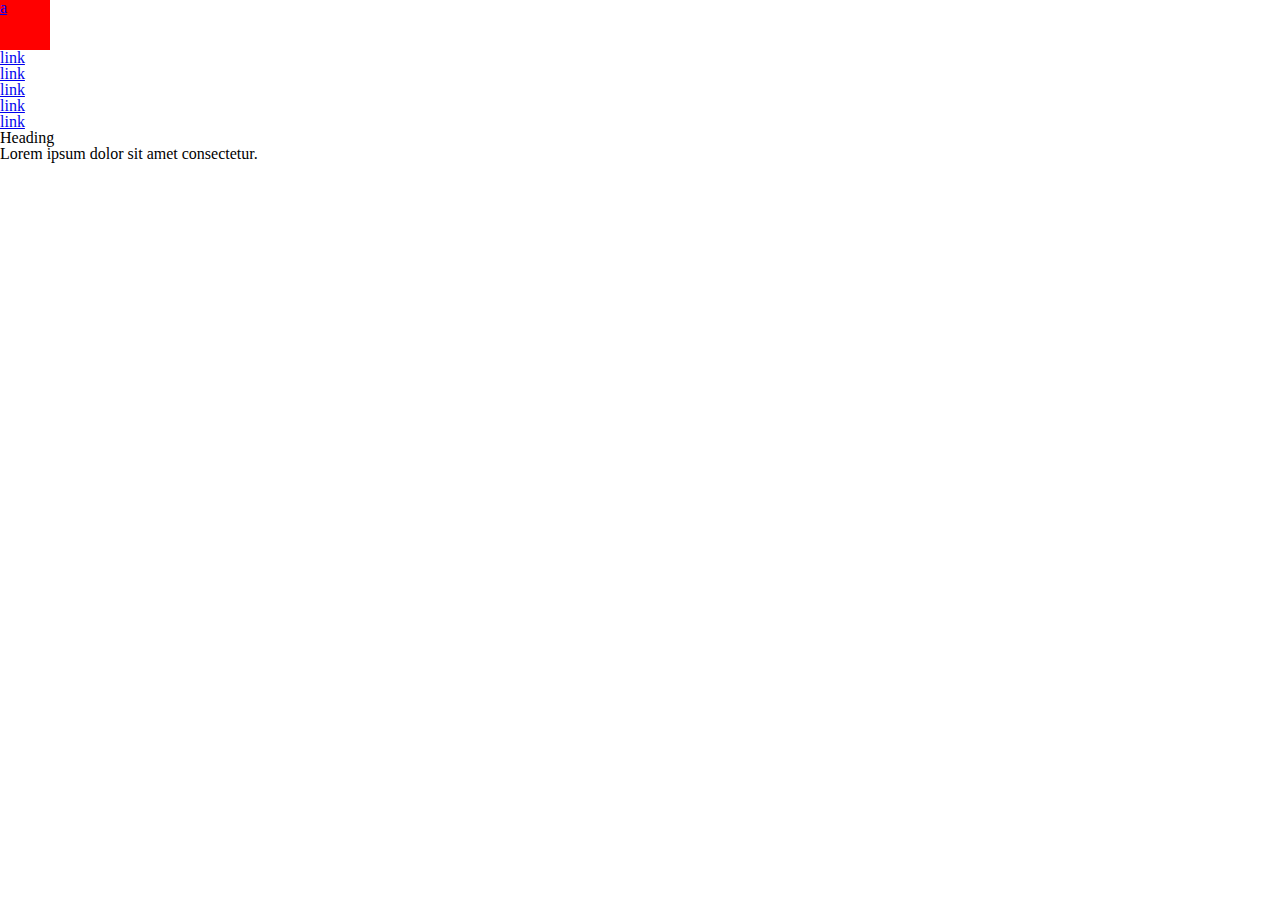
<file: 8_leson/index.html>
<!DOCTYPE html>
<html lang="en">

<head>
    <meta charset="UTF-8" />
    <meta http-equiv="X-UA-Compatible" content="IE=edge" />
    <meta name="viewport" content="width=device-width, initial-scale=1.0" />
    <link rel="stylesheet" href="reset.css" />
    <link rel="stylesheet" href="style.css" />
    <title>Document</title>
</head>

<body>
    <header>
        <div class="conteiner">
            <a class="logo_1" href="#"> a </a>
            <nav>
                <ul>
                    <li><a href="#">link</a></li>
                    <li><a href="#">link</a></li>
                    <li><a href="#">link</a></li>
                    <li><a href="#">link</a></li>
                    <li><a href="#">link</a></li>
                </ul>
            </nav>
        </div>
    </header>
    <main>
        <div class="conteiner">
            <section>
                <h1>Heading</h1>
                <p>Lorem ipsum dolor sit amet consectetur.</p>
            </section>
        </div>
    </main>
</body>

</html>
</file>
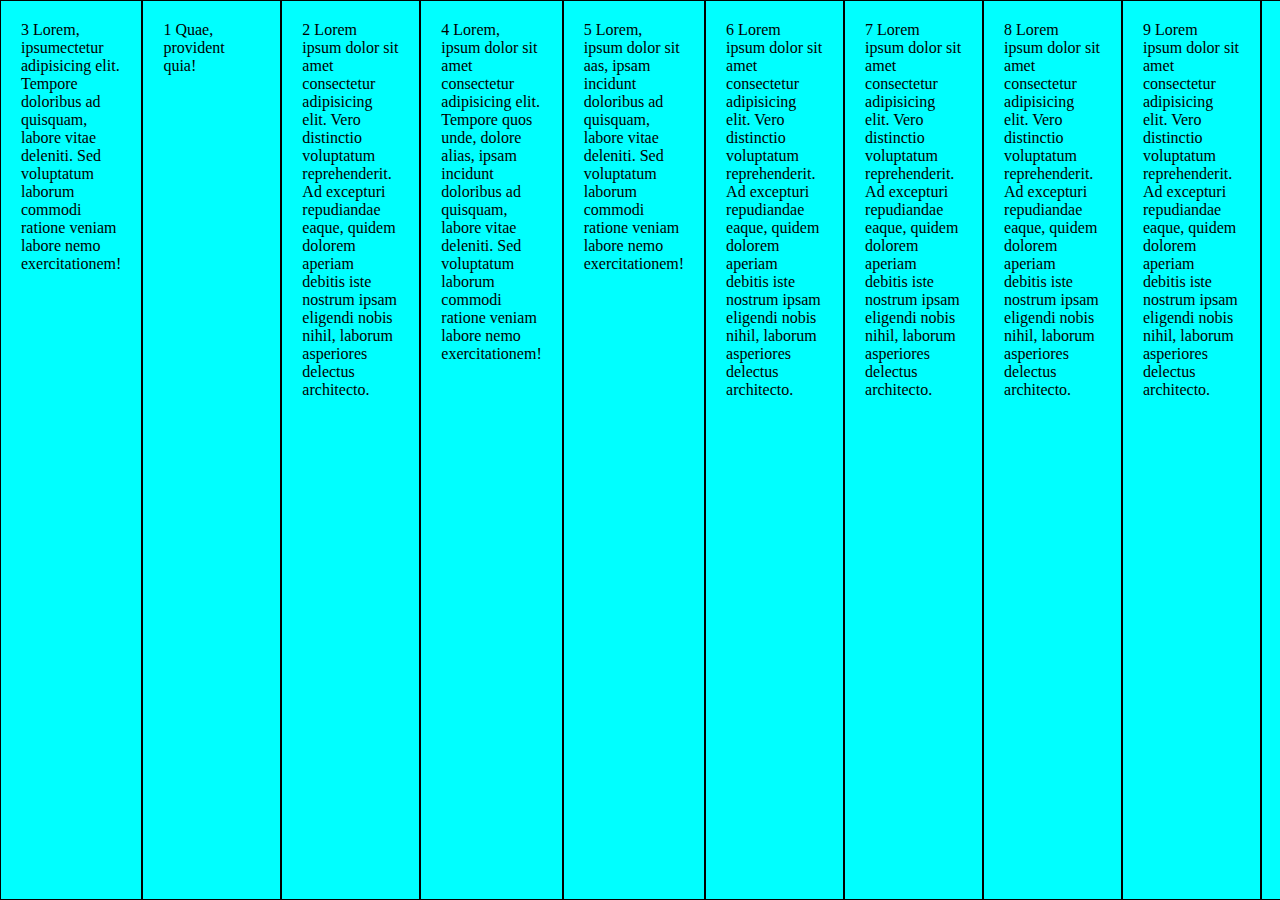
<file: flex_order_flex-grow/index.html>
<!DOCTYPE html>
<html lang="en">

<head>
    <meta charset="UTF-8" />
    <meta http-equiv="X-UA-Compatible" content="IE=edge" />
    <meta name="viewport" content="width=device-width, initial-scale=1.0" />
    <title>Document</title>
    <link rel="stylesheet" href="style.css" />
</head>

<body>
    <div class="flex-parent">
        <div class="flex-item first">1 Quae, provident quia!</div>
        <div class="flex-item">
            2 Lorem ipsum dolor sit amet consectetur adipisicing elit. Vero distinctio voluptatum reprehenderit. Ad excepturi repudiandae eaque, quidem dolorem aperiam debitis iste nostrum ipsam eligendi nobis nihil, laborum asperiores delectus architecto.
        </div>
        <div class="flex-item custom">
            3 Lorem, ipsumectetur adipisicing elit. Tempore doloribus ad quisquam, labore vitae deleniti. Sed voluptatum laborum commodi ratione veniam labore nemo exercitationem!
        </div>
        <div class="flex-item">
            4 Lorem, ipsum dolor sit amet consectetur adipisicing elit. Tempore quos unde, dolore alias, ipsam incidunt doloribus ad quisquam, labore vitae deleniti. Sed voluptatum laborum commodi ratione veniam labore nemo exercitationem!
        </div>
        <div class="flex-item">
            5 Lorem, ipsum dolor sit aas, ipsam incidunt doloribus ad quisquam, labore vitae deleniti. Sed voluptatum laborum commodi ratione veniam labore nemo exercitationem!
        </div>
        <div class="flex-item">
            6 Lorem ipsum dolor sit amet consectetur adipisicing elit. Vero distinctio voluptatum reprehenderit. Ad excepturi repudiandae eaque, quidem dolorem aperiam debitis iste nostrum ipsam eligendi nobis nihil, laborum asperiores delectus architecto.
        </div>
        <div class="flex-item">
            7 Lorem ipsum dolor sit amet consectetur adipisicing elit. Vero distinctio voluptatum reprehenderit. Ad excepturi repudiandae eaque, quidem dolorem aperiam debitis iste nostrum ipsam eligendi nobis nihil, laborum asperiores delectus architecto.
        </div>
        <div class="flex-item">
            8 Lorem ipsum dolor sit amet consectetur adipisicing elit. Vero distinctio voluptatum reprehenderit. Ad excepturi repudiandae eaque, quidem dolorem aperiam debitis iste nostrum ipsam eligendi nobis nihil, laborum asperiores delectus architecto.
        </div>
        <div class="flex-item">
            9 Lorem ipsum dolor sit amet consectetur adipisicing elit. Vero distinctio voluptatum reprehenderit. Ad excepturi repudiandae eaque, quidem dolorem aperiam debitis iste nostrum ipsam eligendi nobis nihil, laborum asperiores delectus architecto.
        </div>
        <div class="flex-item">
            10 Lorem ipsum dolor sit amet consectetur adipisicing elit. Vero distinctio voluptatum reprehenderit. Ad excepturi repudiandae eaque, quidem dolorem aperiam debitis iste nostrum ipsam eligendi nobis nihil, laborum asperiores delectus architecto.
        </div>
    </div>
    <!--    <div class="flex-parent">
        <div class="flex-item">1</div>
        <div class="flex-item">2</div>
        <div class="flex-item">3</div>
        <div class="flex-item">4</div>
        <div class="flex-item">5</div>
    </div>-->
</body>

</html>
</file>
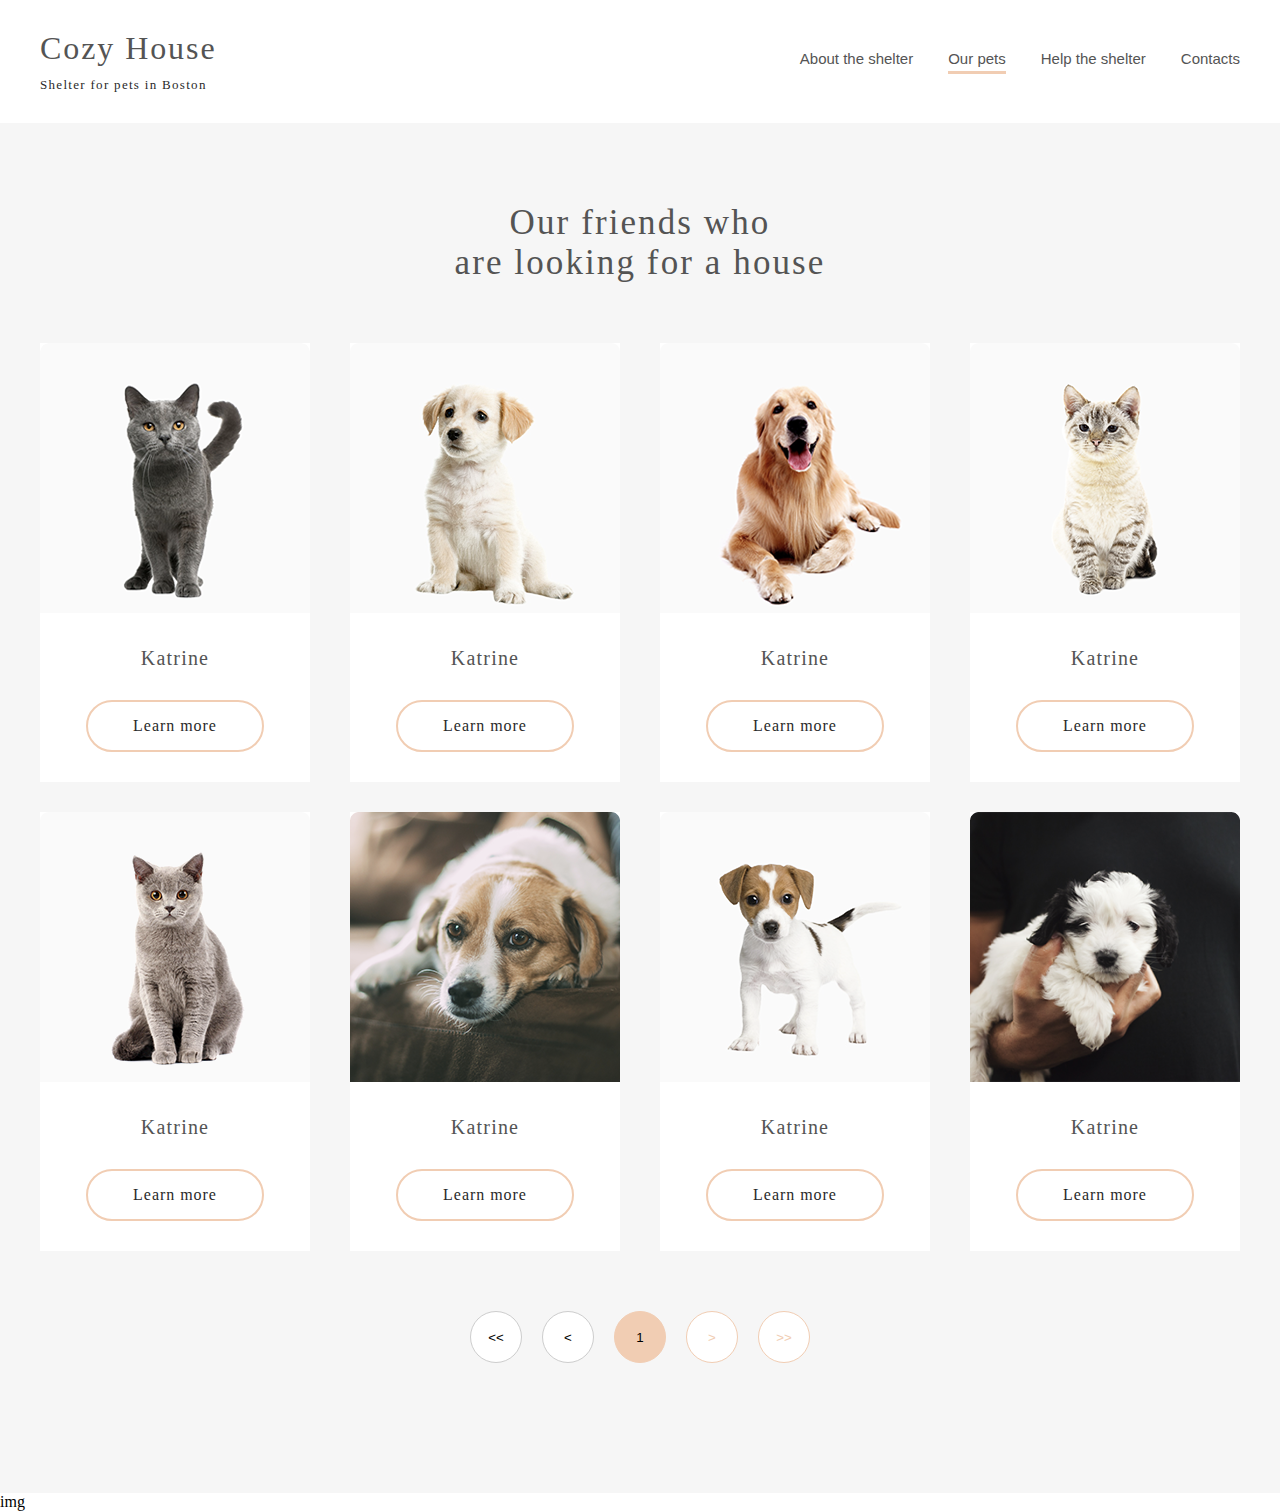
<file: tasck.6.2/index.html>
<!DOCTYPE html>
<html lang="en">
  <head>
    <meta charset="UTF-8" />
    <meta http-equiv="X-UA-Compatible" content="IE=edge" />
    <meta name="viewport" content="width=device-width, initial-scale=1.0" />
    <title>6_2</title>
    <link rel="stylesheet" href="style.css" />
  </head>

  <body>
    <header>
      <div class="container flex-wrapper">
        <div class="header_left">
          <h1>Cozy House</h1>
          <p class="slogan">Shelter for pets in Boston</p>
        </div>
        <nav>
          <ul>
            <li><a href="#">About the shelter</a></li>
            <li><a href="#" class="active">Our pets</a></li>
            <li><a href="#">Help the shelter </a></li>
            <li><a href="#">Contacts</a></li>
          </ul>
        </nav>
      </div>
    </header>
    <main>
      <div class="container">
        <h2>
          Our friends who <br />
          are looking for a house
        </h2>
        <div class="pets">
          <div class="pet-card">
            <img src="images/pets-katrine.png" alt="katrine" />
            <p>Katrine</p>
            <a
              class="lear_more"
              href="https://"
              class="lear_more"
              href="https://"
              href="#"
              >Learn more
            </a>
          </div>
          <div class="pet-card">
            <img src="images/pets-jennifer.png" alt="jennifer" />
            <p>Katrine</p>
            <a class="lear_more" href="https://" href="#">Learn more</a>
          </div>
          <div class="pet-card">
            <img src="images/pets-woody.png" alt="Woody" />
            <p>Katrine</p>
            <a class="lear_more" href="https://" href="#">Learn more</a>
          </div>
          <div class="pet-card">
            <img src="images/pets-katrine (1).png" alt="Sophia" />
            <p>Katrine</p>
            <a class="lear_more" href="#">Learn more</a>
          </div>
          <div class="pet-card">
            <img src="images/pets-timmy.png" alt="Timmy" />
            <p>Katrine</p>
            <a class="lear_more" href="#">Learn more</a>
          </div>
          <div class="pet-card">
            <img src="images/pets-charly.png" alt="Charyly" />
            <p>Katrine</p>
            <a class="lear_more" href="https://" href="#">Learn more</a>
          </div>
          <div class="pet-card">
            <img src="images/pets-scarlet.png" alt="katrine" />
            <p>Katrine</p>
            <a class="lear_more" href="https://" href="#">Learn more</a>
          </div>
          <div class="pet-card">
            <img src="images/pets-katrine_1.png" alt="Freddie" />
            <p>Katrine</p>
            <a class="lear_more" href="https://" href="#">Learn more</a>
          </div>
        </div>
        <div class="pets_nav">
          <button class="pets_nav_button disabled"><<</button>
          <button class="pets_nav_button disabled"><</button>
          <button class="pets_nav_button active-page">1</button>
          <button class="pets_nav_button active-nav">></button>
          <button class="pets_nav_button active-nav">>></button>
        </div>
      </div>
    </main>
    <footer>img</footer>
  </body>
</html>
</file>
<file: 8_leson/style.css>
.container {
        max-width: 1200px;
    }
    
    .logo_1 {
        display: inline-block;
        width: 50px;
        height: 50px;
        background-color: red;
    }
</file>
<file: flex_order_flex-grow/style.css>
* {
    margin: 0;
    padding: 0;
    box-sizing: border-box;
}

.flex-parent {
    display: flex;
    /*включаем flex-модель
    height: 200px;*/
    background-color: #0356b5;
    flex-direction: row;
    /* flex-direction - это направление основной оси
     row-слева направо 
     row-reverse- ось также X, но меняем напрвление, справа налево
    flex-direction: column;
    /*ось y - сверху вниз
    flex-direction: column-reverse;
    /*ось y- в обратном направоение сверху вниз*/
    justify-content: flex-start;
    /* выравние и распределение по основной оси
    начало у основной оси*/
    justify-content: flex-end;
    justify-content: center;
    /* между элементами одинаковое расстрояние*/
    justify-content: space-around;
    /*равное расстояние вокруг каждого элемента*/
    /* align-items: center;
    align-items: stretch;
    /* растягивания по одной высоте
    align-items: flex-start;
    align-items: flex-end;
    конец поперечной оси*/
    justify-content: space-between;
}

.flex-parent {
    width: 1400px;
    min-height: 100vh;
    /* 100% от окна браузера - 
    вопрос: любого окна , планшета, телефона , ПК?*/
    /*все что актуально для блочных элементов,актуально и для flex-box элементов*/
    margin: auto;
    /*display: inline-flex;
    родительские элементы пойдут в строчку */
    flex-direction: row;
    /*flex-wrap: wrap;
    значение - перенос на новую строчку
    разрешим перенос блоков на следующую строчку */
    align-content: space-between;
    /*распределять/выранивать строк внутри родетельского контейнера, по поперечной оси ,
     как justify-content: только для строк, а не для элементоа
    но по умолчание значение stretch*/
}

.flex-item {
    background-color: aqua;
    padding: 20px;
    border: black 1px solid;
    flex-basis: 18%;
    /* если основаная ось ROW, то
    Аналог width-ширины*/
}

.custom {
    order: -1;
    /*1*/
    flex-grow: 1;
    /*способность расти/ расширяться*/
    flex-shrink: 4;
    /*способность сжиматься/уменьшаться способность сжиматтся равно 1 начальное*/
}

.first {
    flex-grow: 2;
    /*все свое свободное место (2+1=3) они поделили на 3 части*/
}


/**/
</file>
<file: tasck.6.2/style.css>
* {
    padding: 0;
    margin: 0;
    box-sizing: border-box;
}

body {
    font-family: Georgia, 'Times New Roman', Times, serif;
}

.container {
    /*margin: 0 40px; не понимаю почему надо использовать именно длину*/
    max-width: 1200px;
    margin: auto;
}

.flex-wrapper {
    display: flex;
    /*height: 120px;*/
    justify-content: space-between;
    align-items: center;
}

header {
    padding: 30px 0;
    background-color: #FFFFFF;
    color: #545454;
}

ul {
    display: flex;
    list-style: none;
    /* убрать маркеры*/
}

nav li {
    padding-left: 35px;
}


/*li:last-child {
    padding-right: 0;
}*/

nav a {
    font-size: 15px;
    text-decoration: none;
    color: #545454;
    font: 400 15px arial;
    display: block;
    padding-bottom: 4px;
}

h1 {
    padding-bottom: 10px;
    font-size: 32px;
    font-weight: 400;
    letter-spacing: 0.06em;
    font-family: 'Georgia';
    color: #545454;
}

.slogan {
    font: 400 13px Arial;
    /*font-weight font-size/line-heigh font-family*/
    letter-spacing: 0.1em;
    color: #292929;
    font-family: 'Georgia';
}

.active {
    border-bottom: #F1CDB3 solid 3px;
}

main {
    background-color: #F6F6F6;
    padding: 80px 0 100px;
}

.pets {
    display: flex;
    flex-wrap: wrap;
    justify-content: space-between;
    margin-bottom: 30px;
}

.pet-card {
    background-color: #fff;
    flex-basis: 270px;
    margin-bottom: 30px;
    text-align: center;
    padding-bottom: 30px;
}

.lear_more {
    display: inline-block;
    border: 2px solid #F1CDB3;
    border-radius: 100px;
    text-decoration: none;
    padding: 15px 45px;
    color: #292929;
    letter-spacing: 0.06em;
    /*margin-top: 30px;*/
}

.pet-card p {
    margin: 30px 0;
    color: #545454;
    letter-spacing: 0.06em;
    font-size: 20px;
}

h2 {
    margin-bottom: 60px;
    text-align: center;
    font-size: 35px;
    font-family: Georgia, 'Times New Roman', Times, serif;
    font-weight: 400;
    letter-spacing: 0.06em;
    color: #545454;
}

.pets_nav {
    width: 340px;
    margin: auto;
    display: flex;
    justify-content: space-between;
    padding-bottom: 30px;
}

.pets_nav_button {
    display: flex;
    justify-content: center;
    width: 52px;
    height: 52px;
    align-items: center;
}

.pets_nav .disabled {
    border-radius: 50%;
    border: 1px solid #cdcdcd;
    background-color: #fff;
}

.pets_nav .active-nav {
    border: 1px solid #F1CDB3;
    color: #F1CDB3;
    background-color: #fff;
}

.pets_nav .active-page {
    border: 1px solid #F1CDB3;
    background-color: #F1CDB3;
}

.pets_nav_button {
    border-radius: 50%;
}

.pets_nav_button {
    border-radius: 50%;
}
</file>
